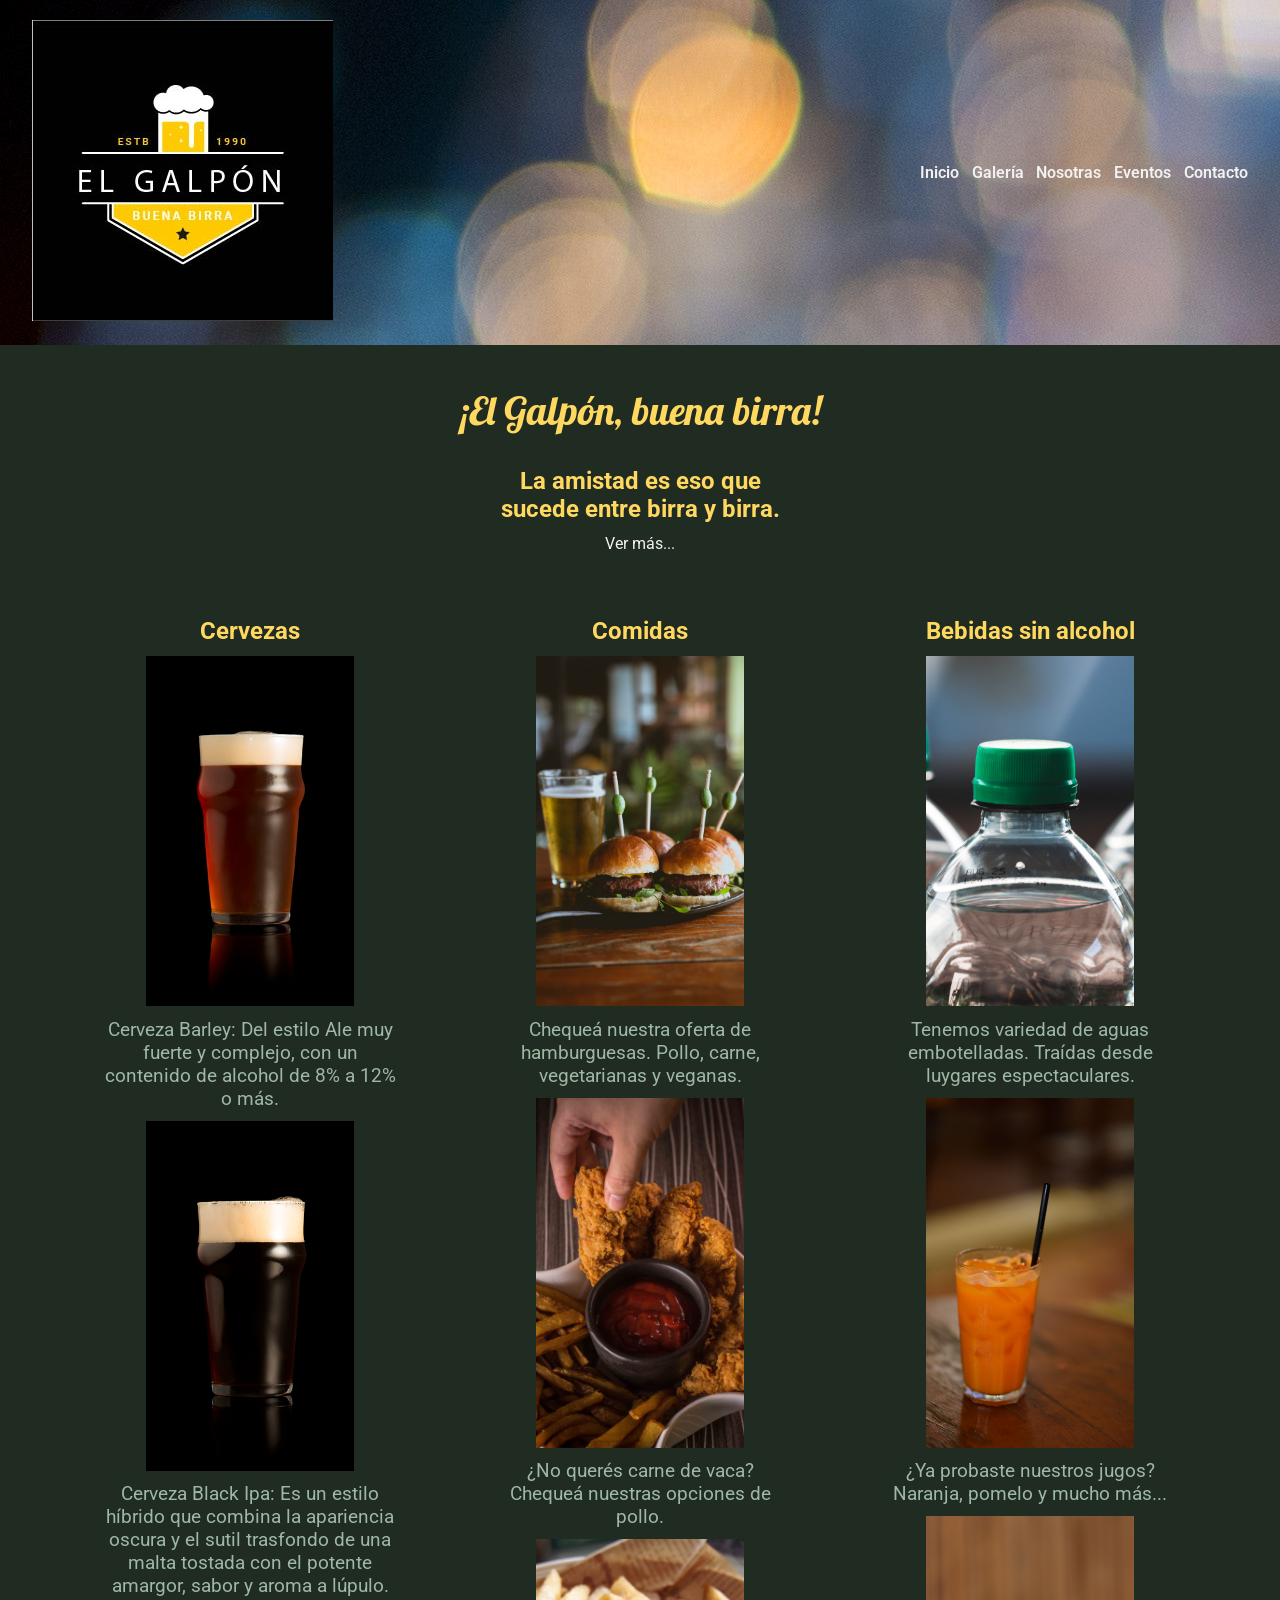
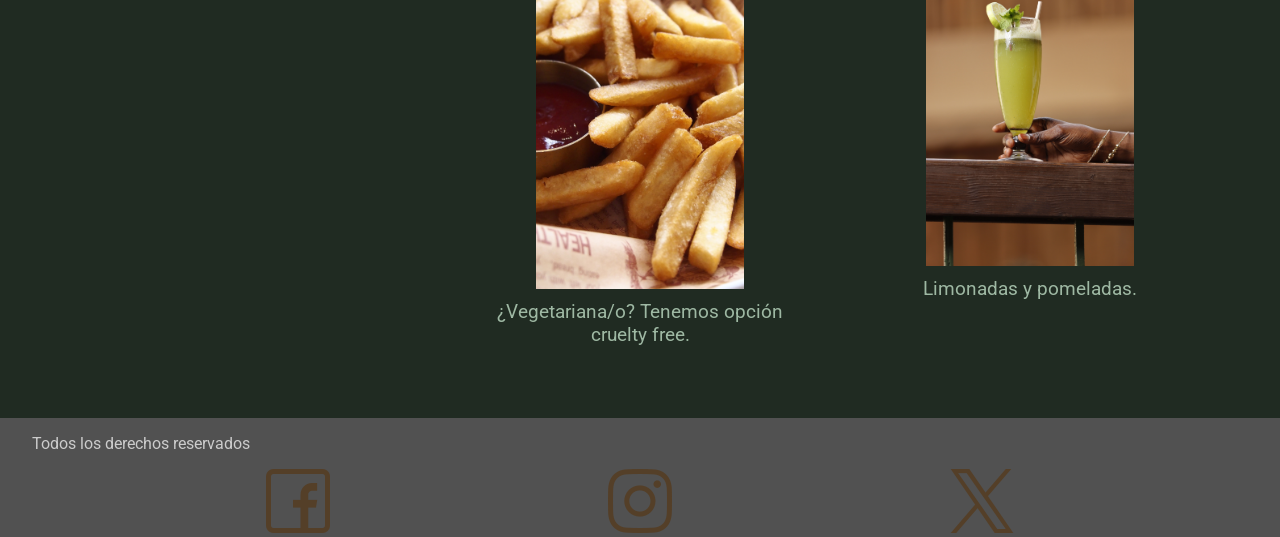
<file: index.html>
<!DOCTYPE html>
<html lang="es">

<head>
    <meta charset="UTF-8">
    <meta name="viewport" content="width=device-width, initial-scale=1.0">
    <title>El Galpón | Inicio</title>
    <link rel="stylesheet" href="./css/style.css">
    <link rel="preconnect" href="https://fonts.googleapis.com">
    <link rel="preconnect" href="https://fonts.gstatic.com" crossorigin>
    <link
        href="https://fonts.googleapis.com/css2?family=Lobster&family=Roboto:ital,wght@0,100..900;1,100..900&display=swap"
        rel="stylesheet">
</head>

<body>
    <header class="header">
        <div><a href="#"><img src="./img/elgalpon-logo.jpg" alt="logo de El Galpón"></a></div>
        <nav>
            <ul>
                <li><a href="#">Inicio</a></li>
                <li><a href="./pages/galeria.html">Galería</a></li>
                <li><a href="./pages/nosotras.html">Nosotras</a></li>
                <li><a href="./pages/eventos.html">Eventos</a></li>
                <li><a href="./pages/contacto.html">Contacto</a></li>
            </ul>
        </nav>

    </header>
    <main>
        <h1 class="lobster-regular">¡El Galpón, buena birra!</h1>
        <!--Sección de información breve-->
        <aside class="tarjeta">
            <h2>La amistad es eso que sucede entre birra y birra.</h2>
            <a href="#">Ver más...</a>
        </aside>
        <section>
            <article class="tarjeta">
                <h2>Cervezas</h2>
                <img src="./img/barley.jpg" alt="Cerveza Barley">
                <p class="texto-imagenes">Cerveza Barley: Del estilo Ale muy fuerte y complejo, con un contenido de
                    alcohol
                    de 8% a 12% o más.
                </p>
                <img src="./img/blackipa.jpg" alt="Cerveza Black Ipa">
                <p class="texto-imagenes">Cerveza Black Ipa: Es un estilo híbrido que combina la apariencia oscura y el
                    sutil trasfondo de una
                    malta tostada con el potente amargor, sabor y aroma a lúpulo.</p>
            </article>
            <article class="tarjeta">
                <h2>Comidas</h2>
                <img src="./img/hamburguesas1.jpg" alt="Hamburguesas">
                <p class="texto-imagenes">Chequeá nuestra oferta de hamburguesas. Pollo, carne, vegetarianas y veganas.</p>
                <img src="./img/chickenfingers1.jpg" alt="Chicken fingers">
                <p class="texto-imagenes">¿No querés carne de vaca? Chequeá nuestras opciones de pollo.</p>
                <img src="./img/papasfritas1.jpg" alt="Papas fritas">
                <p class="texto-imagenes">¿Vegetariana/o? Tenemos opción cruelty free.</p>
            </article>
            <article class="tarjeta">
                <h2>Bebidas sin alcohol</h2>
                <img src="./img/aguas.jpg" alt="Botellas de agua">
                <p class="texto-imagenes">Tenemos variedad de aguas embotelladas. Traídas desde luygares espectaculares.</p>
                <img src="./img/jugo-naranja.jpg" alt="Jugo de naranja">
                <p class="texto-imagenes">¿Ya probaste nuestros jugos? Naranja, pomelo y mucho más...</p>
                <img src="./img/limonada.jpg" alt="Limonada">
                <p class="texto-imagenes">Limonadas y pomeladas.</p>
            </article>
        </section>
    </main>
    <footer>
        <p class="texto-footer">Todos los derechos reservados</p>
        <ul>
            <li><a href="https://www.facebook.com/?locale=es_LA" target="_blank"><img src="./img/facebook.png"
                        alt="logo facebook"></a></li>
            <li><a href="https://www.instagram.com/" target="_blank"><img src="./img/instagram.png"
                        alt="logo instagram"></a></li>
            <li><a href="https://x.com/?lang=es" target="_blank"><img src="./img/x.png" alt="logo x"></a></li>
        </ul>
    </footer>
</body>

</html>
</file>
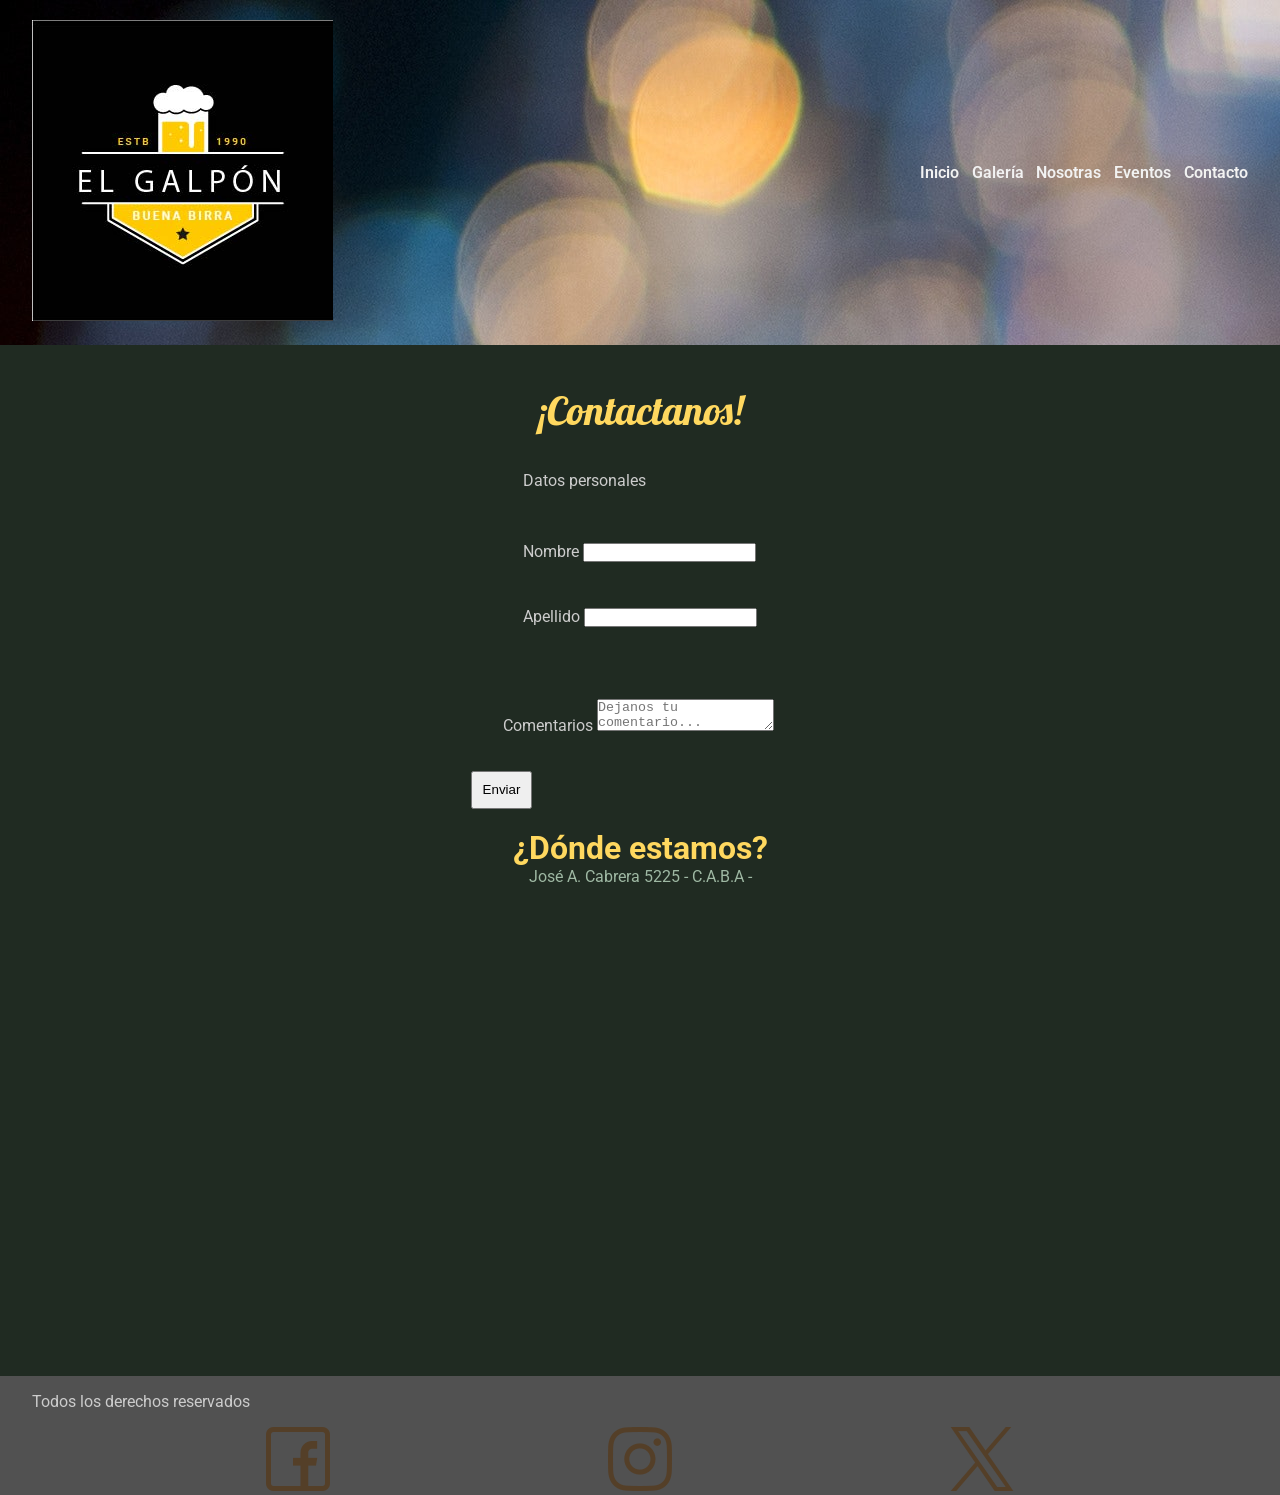
<file: pages/contacto.html>
<!DOCTYPE html>
<html lang="es">

<head>
    <meta charset="UTF-8">
    <meta name="viewport" content="width=device-width, initial-scale=1.0">
    <title>El Galpón | Contacto</title>
    <link rel="stylesheet" href="../css/style.css">
    <link rel="preconnect" href="https://fonts.googleapis.com">
    <link rel="preconnect" href="https://fonts.gstatic.com" crossorigin>
    <link
        href="https://fonts.googleapis.com/css2?family=Lobster&family=Roboto:ital,wght@0,100..900;1,100..900&display=swap"
        rel="stylesheet">
</head>

<body>
    <header>
        <div><a href="#"><img src="../img/elgalpon-logo.jpg" alt="logo de El Galpón"></a></div>
        <nav>
            <ul>
                <li><a href="../index.html">Inicio</a></li>
                <li><a href="./galeria.html">Galería</a></li>
                <li><a href="./nosotras.html">Nosotras</a></li>
                <li><a href="./eventos.html">Eventos</a></li>
                <li><a href="#">Contacto</a></li>
            </ul>
        </nav>

    </header>
    <main>
        <h1 class="lobster-regular">¡Contactanos!</h1>
        <form action="#">
            <fieldset>
                <legend class="texto-footer">Datos personales</legend>
                <label class="texto-footer">Nombre <input type="text"></label>
                <label class="texto-footer">Apellido <input type="text"></label>
            </fieldset>
            <label class="texto-footer">Comentarios <textarea name="Comentario"
                    placeholder="Dejanos tu comentario..."></textarea></label>
            <button value="Submit">Enviar</button>
        </form>
        <h2>¿Dónde estamos?</h2>
        <p class="texto-imagenes">José A. Cabrera 5225 - C.A.B.A -</p>
        <iframe
            src="https://www.google.com/maps/embed?pb=!1m14!1m8!1m3!1d52553.99750765712!2d-58.434176!3d-34.588358!3m2!1i1024!2i768!4f13.1!3m3!1m2!1s0x95bcb5895904848f%3A0x32a10d635e7ae31c!2s1516%20Cervecer%C3%ADa%20-%20Palermo!5e0!3m2!1ses!2sar!4v1786651284779!5m2!1ses!2sar"
            width="600" height="450" style="border:0;" allowfullscreen="" loading="lazy"
            referrerpolicy="strict-origin-when-cross-origin"></iframe>
    </main>
    <footer>
        <p class="texto-footer">Todos los derechos reservados</p>
        <ul>
            <li><a href="https://www.facebook.com/?locale=es_LA" target="_blank"><img src="../img/facebook.png"
                        alt="logo facebook"></a></li>
            <li><a href="https://www.instagram.com/" target="_blank"><img src="../img/instagram.png"
                        alt="logo instagram"></a></li>
            <li><a href="https://x.com/?lang=es" target="_blank"><img src="../img/x.png" alt="logo x"></a></li>
        </ul>
    </footer>
</body>

</html>
</file>
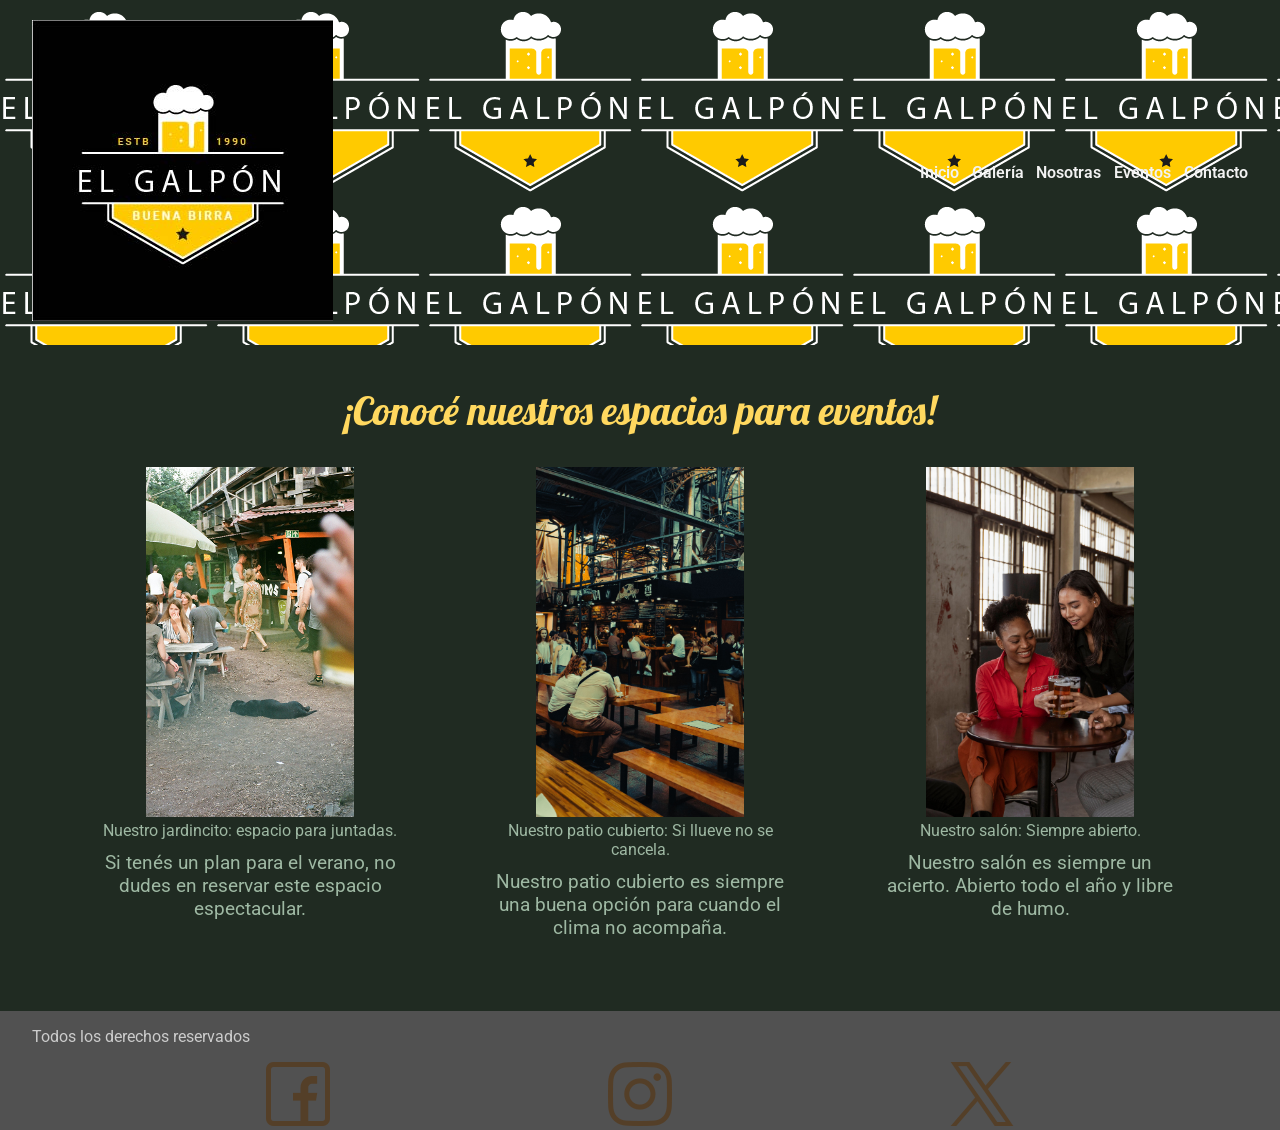
<file: pages/eventos.html>
<!DOCTYPE html>
<html lang="es">

<head>
    <meta charset="UTF-8">
    <meta name="viewport" content="width=device-width, initial-scale=1.0">
    <title>El Galpón | Eventos</title>
    <link rel="stylesheet" href="../css/style.css">
    <link rel="preconnect" href="https://fonts.googleapis.com">
    <link rel="preconnect" href="https://fonts.gstatic.com" crossorigin>
    <link
        href="https://fonts.googleapis.com/css2?family=Lobster&family=Roboto:ital,wght@0,100..900;1,100..900&display=swap"
        rel="stylesheet">
</head> 

<body>
    <header class="header-eventos">
        <div><a href="#"><img src="../img/elgalpon-logo.jpg" alt="logo de El Galpón"></a></div>
        <nav>
            <ul>
                <li><a href="../index.html">Inicio</a></li>
                <li><a href="./galeria.html">Galería</a></li>
                <li><a href="./nosotras.html">Nosotras</a></li>
                <li><a href="#">Eventos</a></li>
                <li><a href="./contacto.html">Contacto</a></li>
            </ul>
        </nav>
    </header>
    <main>
        <h1 class="lobster-regular">¡Conocé nuestros espacios para eventos!</h1>
        <section>
            <article class="tarjeta">
                <figure>
                    <img src="../img/ElGalponAfuera.jpg" alt="Nuestro jardín">
                    <figcaption class="texto-imagenes">Nuestro jardincito: espacio para juntadas.</figcaption>
                </figure>
                <p class="texto-imagenes">Si tenés un plan para el verano, no dudes en reservar este espacio
                    espectacular.</p>
            </article>

            <article class="tarjeta">
                <figure>
                    <img src="../img/patio-cubierto.jpg" alt="Nuestro patio cubierto">
                    <figcaption class="texto-imagenes">Nuestro patio cubierto: Si llueve no se cancela.</figcaption>
                </figure>
                <p class="texto-imagenes">Nuestro patio cubierto es siempre una buena opción para cuando el clima no
                    acompaña.</p>
            </article>

            <article class="tarjeta">
                <figure>
                    <img src="../img/salon.jpg" alt="Nuestro salón">
                    <figcaption class="texto-imagenes">Nuestro salón: Siempre abierto.</figcaption>
                </figure>
                <p class="texto-imagenes">Nuestro salón es siempre un acierto. Abierto todo el año y libre de humo.</p>
            </article>
        </section>
    </main>
    <footer>
        <p class="texto-footer">Todos los derechos reservados</p>
        <ul>
            <li><a href="https://www.facebook.com/?locale=es_LA" target="_blank"><img src="../img/facebook.png"
                        alt="logo facebook"></a></li>
            <li><a href="https://www.instagram.com/" target="_blank"><img src="../img/instagram.png"
                        alt="logo instagram"></a></li>
            <li><a href="https://x.com/?lang=es" target="_blank"><img src="../img/x.png" alt="logo x"></a></li>
        </ul>
    </footer>
</body>

</html>
</file>
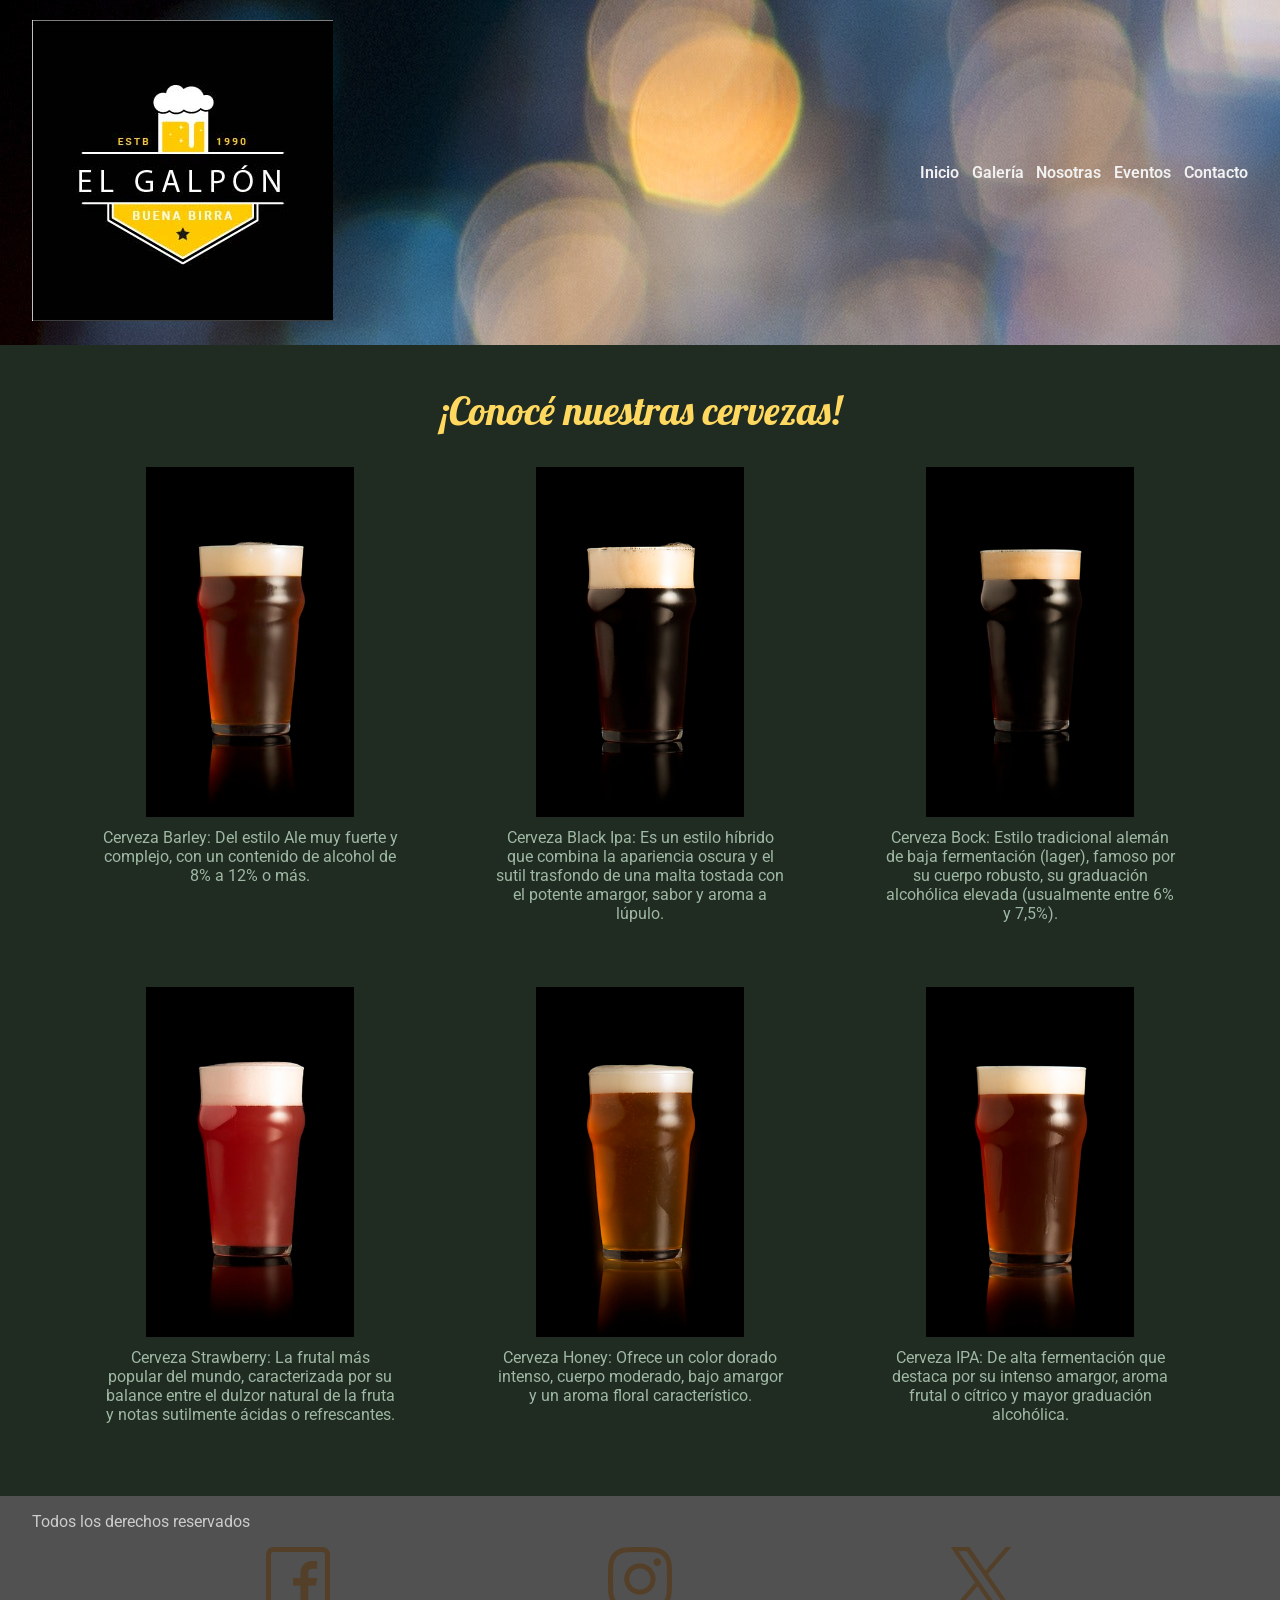
<file: pages/galeria.html>
<!DOCTYPE html>
<html lang="es">

<head>
    <meta charset="UTF-8">
    <meta name="viewport" content="width=device-width, initial-scale=1.0">
    <title>El Galpón | Galería</title>
    <link rel="stylesheet" href="../css/style.css">
    <link rel="preconnect" href="https://fonts.googleapis.com">
    <link rel="preconnect" href="https://fonts.gstatic.com" crossorigin>
    <link
        href="https://fonts.googleapis.com/css2?family=Lobster&family=Roboto:ital,wght@0,100..900;1,100..900&display=swap"
        rel="stylesheet">
</head>

<body>
    <header>
        <div><a href="#"><img src="../img/elgalpon-logo.jpg" alt="logo de El Galpón"></a></div>
        <nav>
            <ul>
                <li><a href="../index.html">Inicio</a></li>
                <li><a href="#">Galería</a></li>
                <li><a href="./nosotras.html">Nosotras</a></li>
                <li><a href="./eventos.html">Eventos</a></li>
                <li><a href="./contacto.html">Contacto</a></li>
            </ul>
        </nav>
    </header>
    <main>
        <h1 class="lobster-regular">¡Conocé nuestras cervezas!</h1>
        <section>
            <figure class="tarjeta">
                <img src="../img/barley.jpg" alt="Cerveza Barley">
                <figcaption class="texto-imagenes">Cerveza Barley: Del estilo Ale muy fuerte y complejo, con un
                    contenido de alcohol de 8% a 12% o más.</figcaption>
            </figure>
            <figure class="tarjeta">
                <img src="../img/blackipa.jpg" alt="Cerveza Black Ipa">
                <figcaption class="texto-imagenes"> Cerveza Black Ipa: Es un estilo híbrido que combina la apariencia
                    oscura y el sutil trasfondo de una malta tostada con el potente amargor, sabor y aroma a lúpulo.
                </figcaption>
            </figure>
            <figure class="tarjeta">
                <img src="../img/bock.jpg" alt="Cerveza Bock">
                <figcaption class="texto-imagenes"> Cerveza Bock: Estilo tradicional alemán de baja fermentación
                    (lager), famoso por su cuerpo robusto, su graduación alcohólica elevada (usualmente entre 6% y
                    7,5%).</figcaption>
            </figure>
            <figure class="tarjeta">
                <img src="../img/frambuesa.jpg" alt="Cerveza Frambuesa">
                <figcaption class="texto-imagenes"> Cerveza Strawberry: La frutal más popular del mundo, caracterizada
                    por su balance entre el dulzor natural de la fruta y notas sutilmente ácidas o refrescantes.
                </figcaption>
            </figure>
            <figure class="tarjeta">
                <img src="../img/honey.jpg" alt="Cerveza Honey">
                <figcaption class="texto-imagenes"> Cerveza Honey: Ofrece un color dorado intenso, cuerpo moderado, bajo
                    amargor y un aroma floral característico.</figcaption>
            </figure>
            <figure class="tarjeta">
                <img src="../img/ipa.jpg" alt="Cerveza IPA">
                <figcaption class="texto-imagenes"> Cerveza IPA: De alta fermentación que destaca por su intenso
                    amargor, aroma frutal o cítrico y mayor graduación alcohólica. </figcaption>
            </figure>
        </section>
    </main>
    <footer>
        <p class="texto-footer">Todos los derechos reservados</p>
        <ul>
            <li><a href="https://www.facebook.com/?locale=es_LA" target="_blank"><img src="../img/facebook.png"
                        alt="logo facebook"></a></li>
            <li><a href="https://www.instagram.com/" target="_blank"><img src="../img/instagram.png"
                        alt="logo instagram"></a></li>
            <li><a href="https://x.com/?lang=es" target="_blank"><img src="../img/x.png" alt="logo x"></a></li>
        </ul>
    </footer>
</body>

</html>
</file>
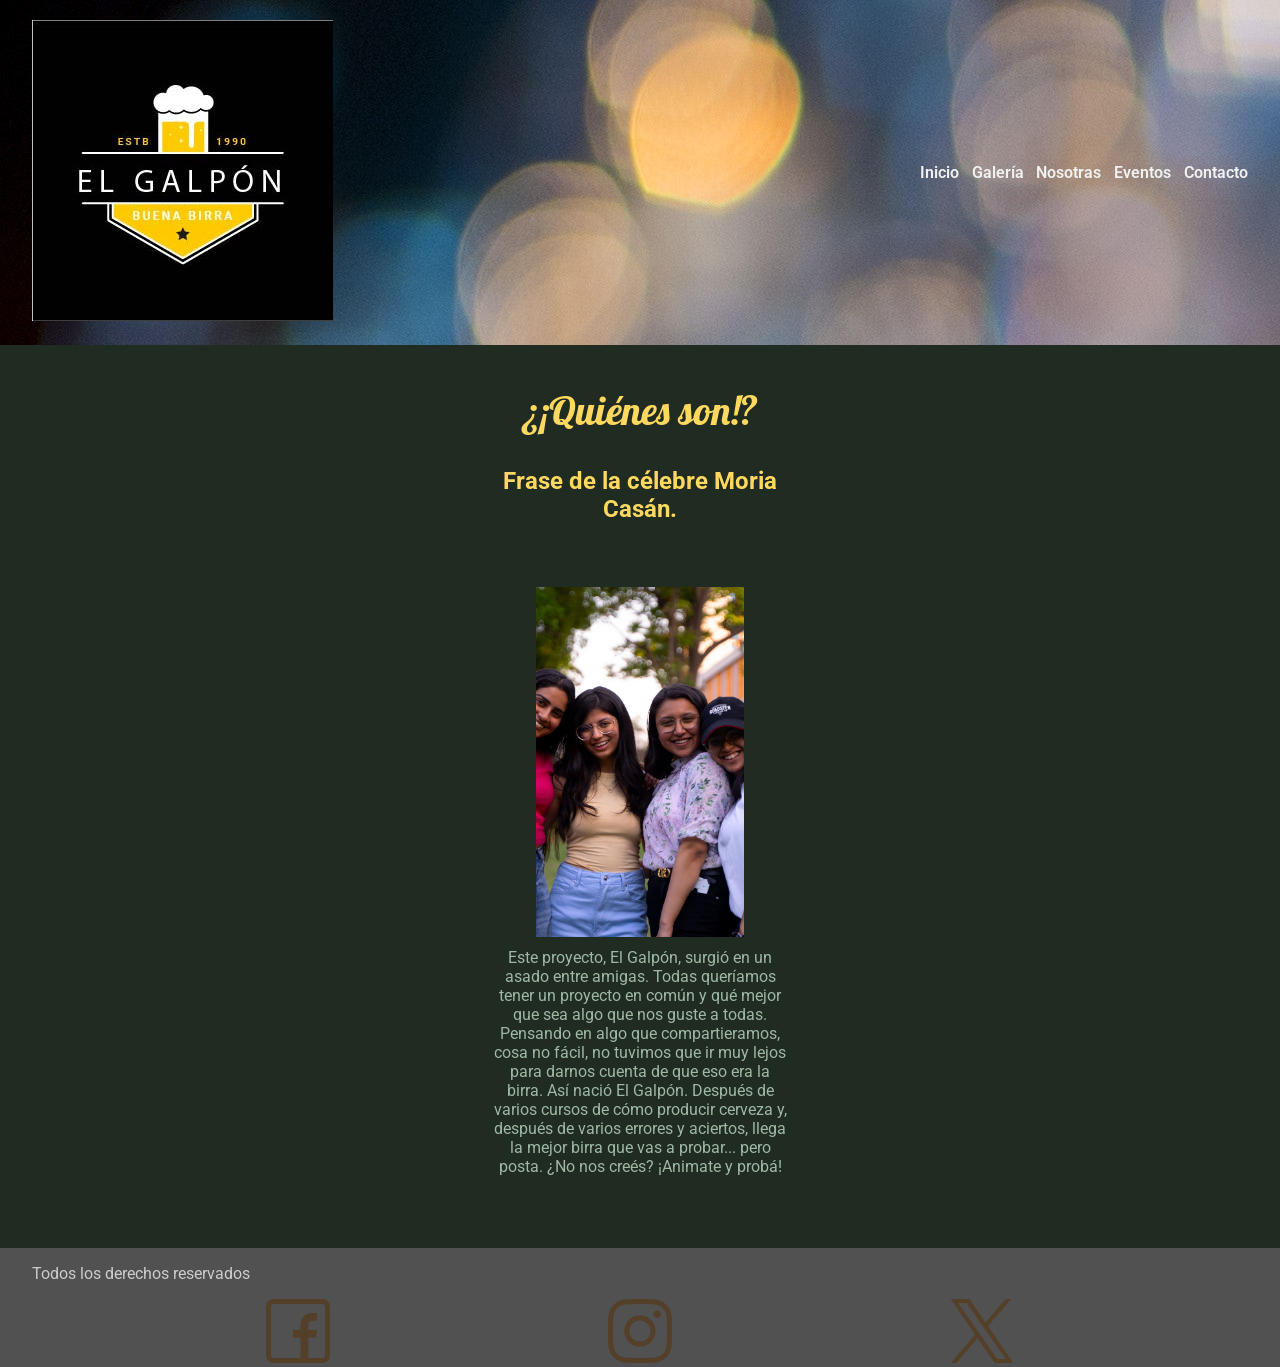
<file: pages/nosotras.html>
<!DOCTYPE html>
<html lang="es">

<head>
    <meta charset="UTF-8">
    <meta name="viewport" content="width=device-width, initial-scale=1.0">
    <title>El Galpón | Nosotras</title>
    <link rel="stylesheet" href="../css/style.css">
    <link rel="preconnect" href="https://fonts.googleapis.com">
    <link rel="preconnect" href="https://fonts.gstatic.com" crossorigin>
    <link
        href="https://fonts.googleapis.com/css2?family=Lobster&family=Roboto:ital,wght@0,100..900;1,100..900&display=swap"
        rel="stylesheet">
</head>

<body>
    <header>
        <div><a href="#"><img src="../img/elgalpon-logo.jpg" alt="logo de El Galpón"></a></div>
        <nav>
            <ul>
                <li><a href="../index.html">Inicio</a></li>
                <li><a href="./galeria.html">Galería</a></li>
                <li><a href="#">Nosotras</a></li>
                <li><a href="./eventos.html">Eventos</a></li>
                <li><a href="./contacto.html">Contacto</a></li>
            </ul>
        </nav>
    </header>
    <main>
        <h1 class="lobster-regular">¿¡Quiénes son!?</h1>
        <!--Sección de información breve-->
        <aside class="tarjeta">
            <h2>Frase de la célebre Moria Casán.</h2>
        </aside>
        <section>
            <figure class="tarjeta">
                <img src="../img/quienes-somos.jpg" alt="Foto del equipo">
                <figcaption class="texto-imagenes">Este proyecto, El Galpón, surgió en un asado entre amigas. Todas
                    queríamos tener un proyecto
                    en común y qué mejor que sea algo que nos guste a todas.
                    Pensando en algo que compartieramos, cosa no fácil, no tuvimos que ir muy lejos para darnos cuenta
                    de que eso era la birra.
                    Así nació El Galpón. Después de varios cursos de cómo producir cerveza y, después de varios errores
                    y aciertos, llega la mejor birra que vas a probar... pero posta. ¿No nos creés?
                    ¡Animate y probá!</figcaption>
            </figure>
        </section>
    </main>
    <footer>
        <p class="texto-footer">Todos los derechos reservados</p>
        <ul>
            <li><a href="https://www.facebook.com/?locale=es_LA" target="_blank"><img src="../img/facebook.png"
                        alt="logo facebook"></a></li>
            <li><a href="https://www.instagram.com/" target="_blank"><img src="../img/instagram.png"
                        alt="logo instagram"></a></li>
            <li><a href="https://x.com/?lang=es" target="_blank"><img src="../img/x.png" alt="logo x"></a></li>
        </ul>
    </footer>
</body>

</html>
</file>
<file: css/style.css>
/*RESET*/
* {
    margin: 0;
    padding: 0;
    box-sizing: border-box;
}


/*HEADER*/
header {
    color: #FFD85F;
    background-color: #202b22;
    background-image: url(../img/fondo-portada.jpg);
    width: 100%;
    display: flex;
    justify-content: space-between;
    align-items: center;
    padding: 1.25rem 2rem;
}

img {
    max-width: 100%;
}

/*ruta de especificidad*/
header nav ul {
    list-style: none;
    display: flex;
    gap: 0.8rem;
    justify-content: space-evenly;
}

header nav ul li a {
    color: #F2F2F2;
    font-size: 1rem;
    font-weight: 600;
}

section {
    display: flex;
    flex-wrap: wrap;
    justify-content: space-evenly;
}

.tarjeta {
    background-color: #202b22;
    width: 30%;
    display: flex;
    flex-direction: column;
    align-items: center;
    gap: 0.7rem;
    text-align: center;
    padding: 2rem;
}

.tarjeta h2 {
    font-size: 1.5rem;
}

.tarjeta p {
    font-size: 1.2rem;
}


/*MAIN*/
main {
    color: #FFD85F;
    background-color: #202b22;
    display: flex;
    flex-direction: column;
    align-items: center;
    padding: 1.25rem;
    margin: 1.25rem;
}

h1 {
    color: #FFD85F;
    font-size: 3rem;
}

a {
    text-decoration: none;
    color: #F2F2F2;
}

/*FOOTER*/
footer ul {
    list-style: none;
    display: flex;
    gap: 0.8rem;
    justify-content: space-evenly;
}

.texto-footer {
    padding: 1rem 2rem;
}


/*PERSONALIZACION DE COLORES*/
body {
    background-color: #202b22;
}

footer {
    background-color: #515151;
}

h2 {
    color: #FFD85F;
    font-size: 2rem;
}

.texto-imagenes {
    color: #9eb8a3;
}

.texto-footer {
    color: #cccccc;
}

/*PERSONALIZACION DE FUENTES*/

body {
    font-family: "Roboto", sans-serif;
    font-optical-sizing: auto;
    font-weight: 400;
    font-style: normal;
    font-variation-settings:
        "wdth" 100;
}

.lobster-regular {
    font-family: "Lobster", sans-serif;
    font-size: 2.5rem;
    font-weight: 400;
    font-style: normal;
}

/*PERSONALIZACION DE IMAGEN*/

.header-eventos {
    background-image: url(../img/fondo-eventos.png);
}

.tarjeta img {
    width: 70%;
    height: 350px;
    object-fit: cover;
}

iframe {
    max-width: 100%;
}

/* PERSONALIZACIÓN DEL FORM*/
form {
    display: flex;
    flex-direction: column;
    gap: 1.25rem;
    padding: 1.25rem;
}

fieldset {
    display: flex;
    flex-direction: column;
    gap: 0.8rem;
    padding: 1.25rem;
    border: none;
}

form button {
    align-self: flex-start;
    padding: 0.6rem 0.6rem;
}
</file>
